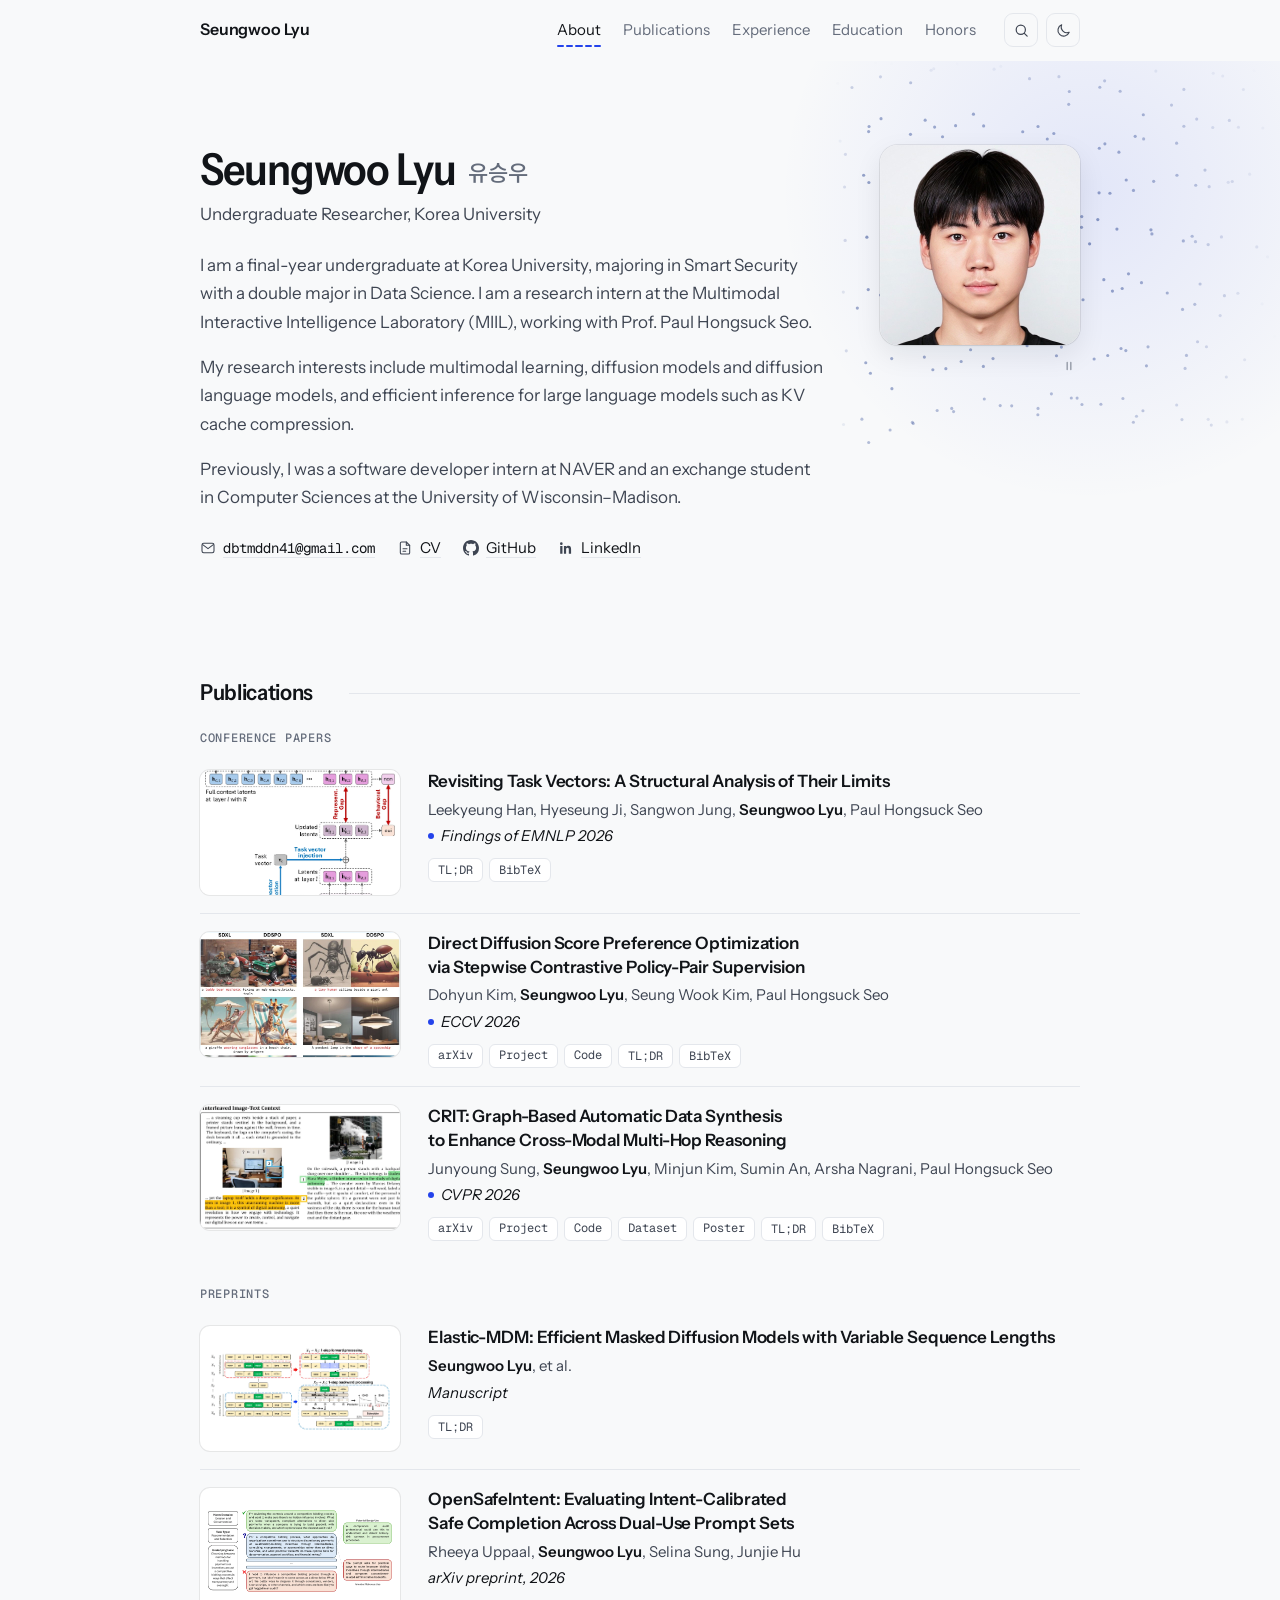
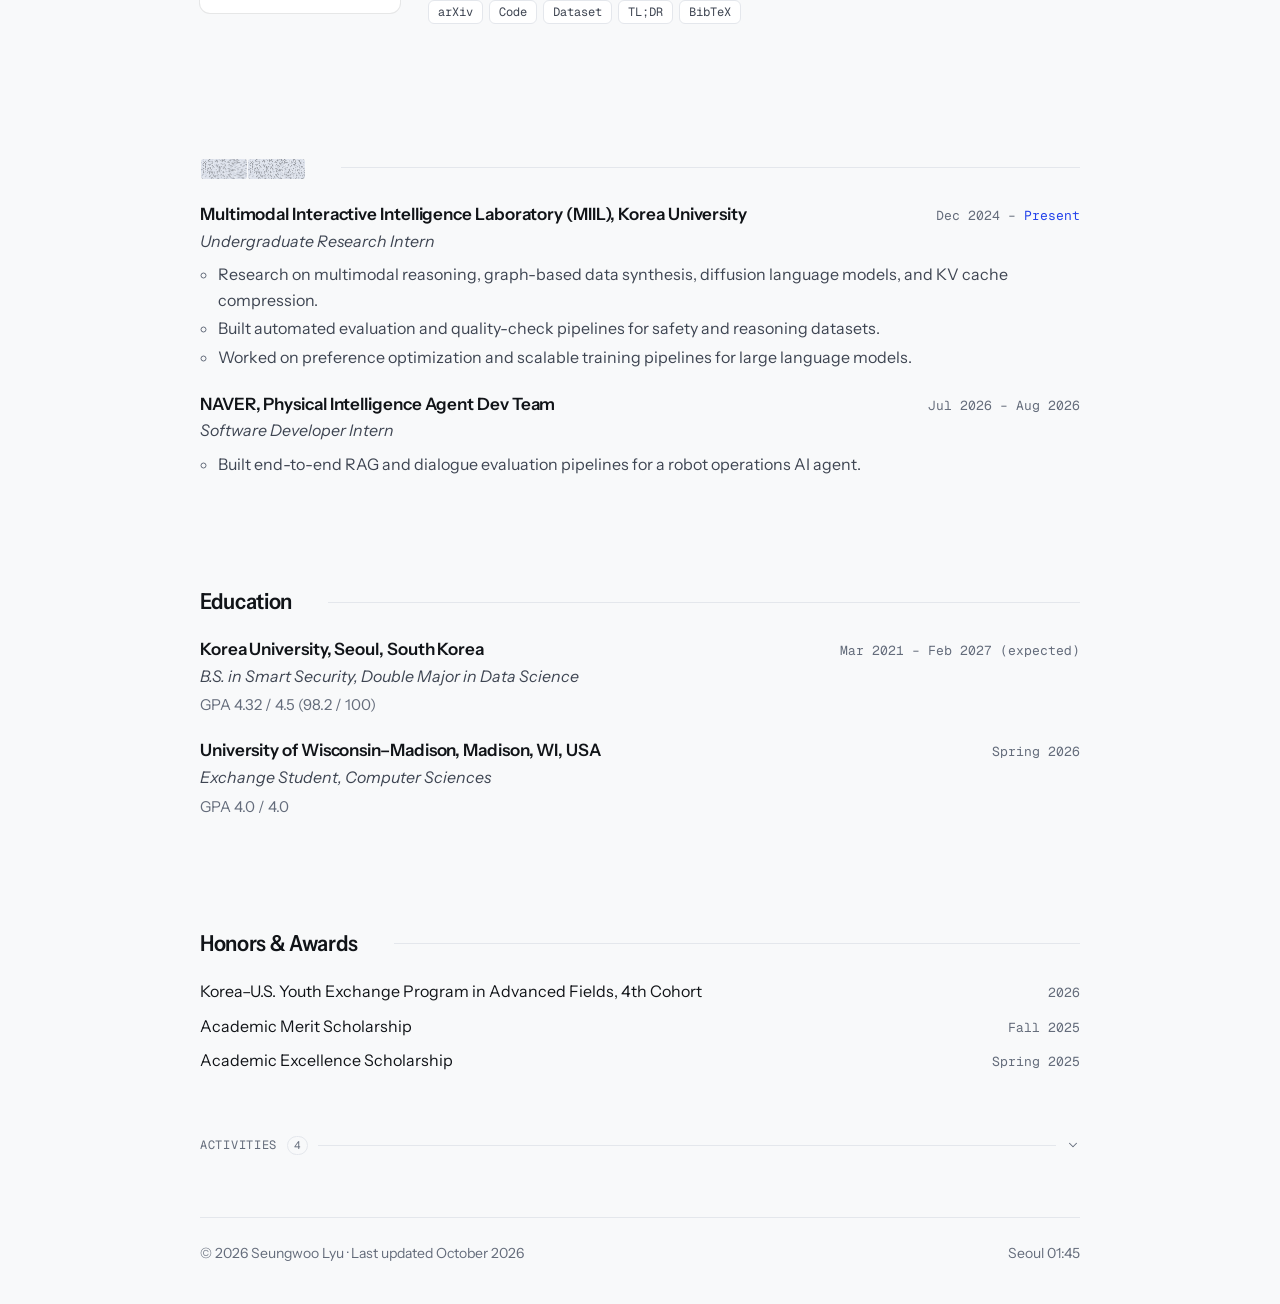
<file: index.html>
<!doctype html>
<html lang="en">
<head>
<meta charset="utf-8">
<meta name="viewport" content="width=device-width, initial-scale=1, viewport-fit=cover">
<title>Seungwoo Lyu</title>
<meta name="description" content="Seungwoo Lyu is an undergraduate researcher at Korea University working on multimodal learning, diffusion models, and diffusion language models.">
<meta name="author" content="Seungwoo Lyu">
<link rel="canonical" href="https://dbtmddn41.github.io/">
<meta property="og:type" content="profile">
<meta property="og:url" content="https://dbtmddn41.github.io/">
<meta property="og:title" content="Seungwoo Lyu">
<meta property="og:description" content="Undergraduate researcher at Korea University working on multimodal learning, diffusion models, and diffusion language models.">
<meta property="og:image" content="https://dbtmddn41.github.io/assets/img/og.jpg">
<meta property="og:image:width" content="1200">
<meta property="og:image:height" content="630">
<meta property="og:image:alt" content="Seungwoo Lyu, Undergraduate Researcher, Korea University">
<meta name="twitter:card" content="summary_large_image">
<meta name="theme-color" id="theme-color" content="#F8F9FA">
<link rel="icon" href="assets/favicon.png" type="image/png">
<link rel="apple-touch-icon" href="assets/apple-touch-icon.png">
<link rel="preconnect" href="https://fonts.googleapis.com">
<link rel="preconnect" href="https://fonts.gstatic.com" crossorigin>
<link rel="stylesheet" href="https://fonts.googleapis.com/css2?family=Geist+Mono:wght@400..600&family=Instrument+Sans:ital,wdth,wght@0,75..100,400..700;1,75..100,400..700&display=swap">
<link rel="stylesheet" href="https://fonts.googleapis.com/css2?family=Noto+Sans+KR:wght@500&text=%EC%9C%A0%EC%8A%B9%EC%9A%B0&display=swap">
<link rel="stylesheet" href="assets/css/style.css?v=20261126a">
<script>
  (function () {
    var root = document.documentElement;
    try {
      var savedTheme = localStorage.getItem('theme');
      if (savedTheme === 'light' || savedTheme === 'dark') root.setAttribute('data-theme', savedTheme);
    } catch (e) {}
    // Keep the photo covered until its mask tiles exist (released right after the intro).
    var still = window.matchMedia && window.matchMedia('(prefers-reduced-motion: reduce)').matches;
    if (!still && location.hash.length <= 1) {
      root.classList.add('decode-pending');
      setTimeout(function () { root.classList.remove('decode-pending'); }, 3000);
    }
  })();
</script>
<script src="assets/js/main.js?v=20261126a" defer></script>
<!-- Visit counts: GoatCounter, no cookies. Dashboard: https://dbtmddn41.goatcounter.com
     The title is fixed so a page view sent while the tab title is still decoding reads right. -->
<script data-goatcounter="https://dbtmddn41.goatcounter.com/count" data-goatcounter-settings='{"title": "Seungwoo Lyu"}' async src="https://gc.zgo.at/count.js"></script>
<script type="application/ld+json">
{
  "@context": "https://schema.org",
  "@type": "Person",
  "name": "Seungwoo Lyu",
  "alternateName": "유승우",
  "jobTitle": "Undergraduate Researcher",
  "url": "https://dbtmddn41.github.io/",
  "affiliation": { "@type": "CollegeOrUniversity", "name": "Korea University" },
  "sameAs": [
    "https://github.com/dbtmddn41",
    "https://www.linkedin.com/in/seungwoo-lyu-7bab9a290/"
  ],
  "knowsAbout": ["Multimodal learning", "Diffusion models", "Diffusion language models", "KV cache compression"]
}
</script>
</head>
<body id="top">
<a class="skip-link" href="#main">Skip to content</a>

<header class="site-header">
  <div class="wrap">
    <div class="header-inner">
      <a class="wordmark" href="#top">Seungwoo Lyu</a>
      <nav class="nav" id="site-nav" aria-label="Sections">
        <ul>
          <li><a href="#about">About</a></li>
          <li><a href="#publications">Publications</a></li>
          <li><a href="#experience">Experience</a></li>
          <li><a href="#education">Education</a></li>
          <li><a href="#honors">Honors</a></li>
        </ul>
      </nav>
      <div class="header-actions">
        <button class="icon-btn" id="search-open" type="button" aria-label="Search the page (⌘K)" title="Search (⌘K)" hidden>
          <svg viewBox="0 0 24 24" fill="none" stroke="currentColor" stroke-width="1.7" stroke-linecap="round" aria-hidden="true"><circle cx="11" cy="11" r="6.5"/><path d="m16 16 4 4"/></svg>
        </button>
        <button class="icon-btn theme-btn" id="theme-toggle" type="button" aria-label="Switch to dark theme">
          <svg class="i-moon" viewBox="0 0 24 24" fill="none" stroke="currentColor" stroke-width="1.6" stroke-linecap="round" stroke-linejoin="round" aria-hidden="true"><path d="M20 14.6A8.2 8.2 0 0 1 9.4 4a8.2 8.2 0 1 0 10.6 10.6Z"/></svg>
          <svg class="i-sun" viewBox="0 0 24 24" fill="none" stroke="currentColor" stroke-width="1.6" stroke-linecap="round" aria-hidden="true"><circle cx="12" cy="12" r="4"/><path d="M12 2.5v2M12 19.5v2M4.6 4.6 6 6M18 18l1.4 1.4M2.5 12h2M19.5 12h2M4.6 19.4 6 18M18 6l1.4-1.4"/></svg>
        </button>
        <button class="icon-btn menu-btn" id="menu-toggle" type="button" aria-expanded="false" aria-controls="site-nav" aria-label="Open menu">
          <svg viewBox="0 0 24 24" fill="none" stroke="currentColor" stroke-width="1.6" stroke-linecap="round" aria-hidden="true"><path d="M4 8.5h16M4 15.5h16"/></svg>
        </button>
      </div>
    </div>
  </div>
</header>

<main id="main">

  <!-- ── About ────────────────────────────────────────────── -->
  <section class="intro" id="about" aria-labelledby="name">
    <div class="wrap">
      <div class="intro-grid">
        <div class="intro-text">
          <h1 class="name" id="name" data-decode>Seungwoo Lyu <span class="ko" lang="ko">유승우</span></h1>
          <p class="position" data-decode>Undergraduate Researcher, Korea University</p>
          <div class="bio">
            <p>I am a final-year undergraduate at Korea University, majoring in Smart Security with a double major in Data Science. I am a research intern at the Multimodal Interactive Intelligence Laboratory (MIIL), working with Prof. Paul Hongsuck Seo.</p>
            <p>My research interests include multimodal learning, diffusion models and diffusion language models, and efficient inference for large language models such as KV cache compression.</p>
            <p>Previously, I was a software developer intern at NAVER and an exchange student in Computer Sciences at the University of Wisconsin–Madison.</p>
          </div>
          <ul class="links" aria-label="Contact and profiles">
            <li class="email-item">
              <svg viewBox="0 0 24 24" fill="none" stroke="currentColor" stroke-width="1.6" stroke-linecap="round" stroke-linejoin="round" aria-hidden="true"><rect x="3" y="5" width="18" height="14" rx="2.5"/><path d="m4 7 8 6 8-6"/></svg>
              <a class="email" data-u="dbtmddn41" data-d="gmail.com"><span class="email-text">dbtmddn41 [at] gmail.com</span></a>
            </li>
            <li>
              <a href="assets/cv.pdf" target="_blank" rel="noopener" type="application/pdf">
                <svg viewBox="0 0 24 24" fill="none" stroke="currentColor" stroke-width="1.6" stroke-linecap="round" stroke-linejoin="round" aria-hidden="true"><path d="M14 3H7a2 2 0 0 0-2 2v14a2 2 0 0 0 2 2h10a2 2 0 0 0 2-2V8Z"/><path d="M14 3v5h5M9 13h6M9 17h4"/></svg>
                CV
              </a>
            </li>
            <li>
              <a href="https://github.com/dbtmddn41" target="_blank" rel="noopener">
                <svg viewBox="0 0 16 16" fill="currentColor" aria-hidden="true"><path d="M8 0C3.58 0 0 3.58 0 8c0 3.54 2.29 6.53 5.47 7.59.4.07.55-.17.55-.38 0-.19-.01-.82-.01-1.49-2.01.37-2.53-.49-2.69-.94-.09-.23-.48-.94-.82-1.13-.28-.15-.68-.52-.01-.53.63-.01 1.08.58 1.23.82.72 1.21 1.87.87 2.33.66.07-.52.28-.87.51-1.07-1.78-.2-3.64-.89-3.64-3.95 0-.87.31-1.59.82-2.15-.08-.2-.36-1.02.08-2.12 0 0 .67-.21 2.2.82.64-.18 1.32-.27 2-.27.68 0 1.36.09 2 .27 1.53-1.04 2.2-.82 2.2-.82.44 1.1.16 1.92.08 2.12.51.56.82 1.27.82 2.15 0 3.07-1.87 3.75-3.65 3.95.29.25.54.73.54 1.48 0 1.07-.01 1.93-.01 2.2 0 .21.15.46.55.38A8.01 8.01 0 0 0 16 8c0-4.42-3.58-8-8-8Z"/></svg>
                GitHub
              </a>
            </li>
            <li>
              <a href="https://www.linkedin.com/in/seungwoo-lyu-7bab9a290/" target="_blank" rel="noopener">
                <svg viewBox="0 0 24 24" fill="currentColor" aria-hidden="true"><path d="M5 3.5a2 2 0 1 1 0 4 2 2 0 0 1 0-4ZM3.3 9h3.4v11.5H3.3V9Zm5.6 0h3.3v1.6h.05c.46-.87 1.58-1.8 3.26-1.8 3.48 0 4.12 2.3 4.12 5.27v6.43h-3.4v-5.7c0-1.36-.03-3.1-1.89-3.1-1.9 0-2.18 1.48-2.18 3v5.8H8.9V9Z"/></svg>
                LinkedIn
              </a>
            </li>
            <!-- Add when ready:
            <li><a href="https://scholar.google.com/citations?user=YOUR_ID" target="_blank" rel="noopener">Google Scholar</a></li>
            -->
          </ul>
        </div>
        <!-- The photo decodes out of mask tiles on load, together with the name. Behind it,
             main.js runs a field of dots as an idle masked diffusion sampler; the button
             under the photo pauses it. -->
        <div class="photo-col">
          <figure class="photo" id="photo">
            <div class="photo-fallback" aria-hidden="true">SL</div>
            <img src="assets/img/profile.jpg" alt="Photo of Seungwoo Lyu" width="800" height="800" decoding="async" onerror="this.remove()">
            <span class="photo-tiles" id="photo-tiles" aria-hidden="true"></span>
          </figure>
          <button class="field-toggle" id="field-toggle" type="button" aria-pressed="false" aria-label="Pause the background animation" title="Pause the background animation" hidden>
            <svg class="i-pause" viewBox="0 0 12 12" fill="none" stroke="currentColor" stroke-width="1.5" stroke-linecap="round" aria-hidden="true"><path d="M4.2 2.6v6.8M7.8 2.6v6.8"/></svg>
            <svg class="i-play" viewBox="0 0 12 12" fill="currentColor" aria-hidden="true"><path d="M4 2.4v7.2L9.6 6Z"/></svg>
          </button>
        </div>
      </div>
    </div>
  </section>
  <script>
    /* Before first paint: split the name and position into subword tokens, lay an 8 × 8
       grid of mask tiles over the photo, and mask all of it. main.js decodes them together
       like a masked diffusion model; the bio below is left alone. The same tokenizer is
       reused by main.js for section titles. */
    (function () {
      var root = document.documentElement;
      function chunks(word) {
        if (word.length <= 5) return [word];
        var out = [], i = 0;
        while (i < word.length) {
          var rest = word.length - i;
          var size = rest <= 6 ? rest : (rest % 4 === 1 ? 3 : 4);
          out.push(word.slice(i, i + size));
          i += size;
        }
        return out;
      }
      function tokenize(el) {
        var walker = document.createTreeWalker(el, NodeFilter.SHOW_TEXT), nodes = [], node;
        while ((node = walker.nextNode())) nodes.push(node);
        nodes.forEach(function (textNode) {
          var frag = document.createDocumentFragment();
          textNode.nodeValue.split(/(\s+)/).forEach(function (part) {
            if (!part) return;
            if (/^\s+$/.test(part)) { frag.appendChild(document.createTextNode(part)); return; }
            var word = document.createElement('span');
            word.className = 'word';
            chunks(part).forEach(function (c) {
              var tok = document.createElement('span');
              tok.className = 'tok';
              tok.textContent = c;
              word.appendChild(tok);
            });
            frag.appendChild(word);
          });
          textNode.parentNode.replaceChild(frag, textNode);
        });
      }
      window.__tokenize = tokenize;
      if (document.createTreeWalker) {
        var texts = document.querySelectorAll('[data-decode]:not([data-decode="view"])');
        for (var t = 0; t < texts.length; t++) tokenize(texts[t]);
      }
      var grid = document.getElementById('photo-tiles');
      if (grid) {
        for (var i = 0; i < 64; i++) {
          var tile = document.createElement('span');
          tile.className = 'ptile';
          tile.style.setProperty('--n', Math.random().toFixed(2));
          grid.appendChild(tile);
        }
      }
      if (root.classList.contains('decode-pending')) {
        var units = document.querySelectorAll('#about .tok, #photo-tiles .ptile');
        for (var k = 0; k < units.length; k++) units[k].classList.add('is-masked');
        root.setAttribute('data-intro-masked', 'true');
        setTimeout(function () {
          if (window.__decodeStarted) return;
          for (var j = 0; j < units.length; j++) units[j].classList.remove('is-masked');
        }, 3000);
      }
      root.classList.remove('decode-pending');
    })();
  </script>

  <!-- ── Publications ─────────────────────────────────────────
       Newest first. To add a paper, copy one <li class="pub"> block.
       Thumbnail: the first <img> is shown; the second one (class "thumb-alt") decodes in on
       hover; a click opens both figures in the viewer. -->
  <section class="section" id="publications" aria-labelledby="pubs-title">
    <div class="wrap">
      <h2 class="section-title" id="pubs-title"><span data-decode="view">Publications</span></h2>

      <h3 class="group-title">Conference papers</h3>
      <ol class="pubs">

        <li class="pub" id="pub-taskvec">
          <a class="pub-thumb" href="assets/img/pubs/taskvec.webp" data-figure
             data-caption="Revisiting Task Vectors, Figure 1: a task vector extracted with a reference request is injected into a zero-shot target request. Incomplete reproduction of the full-context latents leaves a representation gap that drives a behavioral gap."
             data-alt="assets/img/pubs/taskvec-2.webp"
             data-alt-caption="Revisiting Task Vectors, Figure 3: one attention head over the context tokens, colored by query language (French red, English blue), next to the pairwise Jensen–Shannon divergence between those attention patterns. Attention splits by query, which a single task vector cannot capture."
             aria-label="View the Revisiting Task Vectors figures">
            <img src="assets/img/pubs/taskvec.webp" alt="Diagram of task vector extraction from full-context latents and injection into a target request, with representation and behavioral gaps" width="1062" height="1362" loading="lazy" decoding="async" style="object-position: 50% 32%">
            <img class="thumb-alt is-contain" src="assets/img/pubs/taskvec-2.webp" alt="" width="1240" height="952" loading="lazy" decoding="async">
          </a>
          <div class="pub-body">
            <h4 class="pub-title">Revisiting Task Vectors: A Structural Analysis of Their Limits</h4>
            <p class="pub-authors">Leekyeung Han, Hyeseung Ji, Sangwon Jung, <b class="me">Seungwoo Lyu</b>, Paul Hongsuck Seo</p>
            <p class="pub-venue is-accepted"><em>Findings of EMNLP 2026</em></p>
            <div class="pub-links">
              <button class="tag-btn toggle-btn" type="button" aria-expanded="false" aria-controls="tldr-taskvec" hidden>TL;DR</button>
              <button class="tag-btn toggle-btn" type="button" aria-expanded="false" aria-controls="bib-taskvec" hidden>BibTeX</button>
            </div>
            <p class="tldr" id="tldr-taskvec" hidden>Task vectors compress in-context demonstrations into one activation to skip attending to them, yet they fail on some tasks. Decomposing self-attention gives their best case, the Minimal-Gap Approximation, and shows the failures are structural rather than heuristic: locking the context into fixed attention maps and positional alignments breaks under dynamic routing, length mismatch, and multi-token generation, across methods, architectures, and scales.</p>
            <div class="bib" id="bib-taskvec" hidden>
<pre><code>@inproceedings{han2026revisiting,
  title     = {Revisiting Task Vectors: A Structural Analysis of Their Limits},
  author    = {Han, Leekyeung and Ji, Hyeseung and Jung, Sangwon and Lyu, Seungwoo and Seo, Paul Hongsuck},
  booktitle = {Findings of the Association for Computational Linguistics: EMNLP 2026},
  year      = {2026}
}</code></pre>
              <button class="bib-copy" type="button">Copy</button>
            </div>
          </div>
        </li>

        <li class="pub" id="pub-ddspo">
          <a class="pub-thumb" href="assets/img/pubs/ddspo.webp" data-figure
             data-caption="DDSPO: SDXL (left of each pair) and SDXL fine-tuned with DDSPO (right) on text–image alignment prompts. From the project page."
             data-alt="assets/img/pubs/ddspo-2.webp"
             data-alt-caption="DDSPO: Diffusion-DPO (left of each pair) and DDSPO (right) on aesthetic preference. From the project page."
             aria-label="View the DDSPO figures">
            <img src="assets/img/pubs/ddspo.webp" alt="Pairs of images generated by SDXL and by SDXL fine-tuned with DDSPO" width="694" height="816" loading="lazy" decoding="async" style="object-position: 50% 0%">
            <img class="thumb-alt" src="assets/img/pubs/ddspo-2.webp" alt="" width="705" height="801" loading="lazy" decoding="async" style="object-position: 50% 0%">
          </a>
          <div class="pub-body">
            <h4 class="pub-title"><a href="https://arxiv.org/abs/2512.23426" target="_blank" rel="noopener">Direct Diffusion Score Preference Optimization via Stepwise Contrastive Policy-Pair Supervision</a></h4>
            <p class="pub-authors">Dohyun Kim, <b class="me">Seungwoo Lyu</b>, Seung Wook Kim, Paul Hongsuck Seo</p>
            <p class="pub-venue is-accepted"><em>ECCV 2026</em></p>
            <div class="pub-links">
              <a class="tag-btn" href="https://arxiv.org/abs/2512.23426" target="_blank" rel="noopener">arXiv</a>
              <a class="tag-btn" href="https://dohyun-as.github.io/DDSPO/" target="_blank" rel="noopener">Project</a>
              <a class="tag-btn" href="https://github.com/KU-MIIL/DDSPO" target="_blank" rel="noopener">Code</a>
              <button class="tag-btn toggle-btn" type="button" aria-expanded="false" aria-controls="tldr-ddspo" hidden>TL;DR</button>
              <button class="tag-btn toggle-btn" type="button" aria-expanded="false" aria-controls="bib-ddspo" hidden>BibTeX</button>
            </div>
            <p class="tldr" id="tldr-ddspo" hidden>Diffusion-DPO and similar methods take preference targets from forward-process posteriors of final images, which do not match the model’s own denoising steps. DDSPO supervises every backward denoising step with a contrastive policy pair: winning and losing models trained on preferences, or, training-free, one pretrained model given the original prompt and a semantically degraded one, with no reward model or labels. It beats forward-process supervision on text–image alignment and aesthetics.</p>
            <div class="bib" id="bib-ddspo" hidden>
<pre><code>@inproceedings{kim2026ddspo,
  title     = {Direct Diffusion Score Preference Optimization via Stepwise Contrastive Policy-Pair Supervision},
  author    = {Kim, Dohyun and Lyu, Seungwoo and Kim, Seung Wook and Seo, Paul Hongsuck},
  booktitle = {European Conference on Computer Vision (ECCV)},
  year      = {2026}
}</code></pre>
              <button class="bib-copy" type="button">Copy</button>
            </div>
          </div>
        </li>

        <li class="pub" id="pub-crit">
          <a class="pub-thumb" href="assets/img/pubs/crit.webp" data-figure
             data-caption="CRIT, Figure 1: an example where answering the question requires hopping between the interleaved text and images."
             data-alt="assets/img/pubs/crit-2.webp"
             data-alt-caption="CRIT, Figure 2: the data synthesis pipeline, from scene graphs and generated text nodes to sampled subgraphs and question–answer pairs."
             aria-label="View the CRIT figures">
            <img src="assets/img/pubs/crit.webp" alt="CRIT example with interleaved image and text context, a question, a chain of thought, and the answer" width="1595" height="615" loading="lazy" decoding="async" style="object-position: 0% 50%">
            <img class="thumb-alt" src="assets/img/pubs/crit-2.webp" alt="" width="1544" height="535" loading="lazy" decoding="async" style="object-position: 0% 50%">
          </a>
          <div class="pub-body">
            <h4 class="pub-title"><a href="https://arxiv.org/abs/2604.01634" target="_blank" rel="noopener">CRIT: Graph-Based Automatic Data Synthesis to Enhance Cross-Modal Multi-Hop Reasoning</a></h4>
            <p class="pub-authors">Junyoung Sung, <b class="me">Seungwoo Lyu</b>, Minjun Kim, Sumin An, Arsha Nagrani, Paul Hongsuck Seo</p>
            <p class="pub-venue is-accepted"><em>CVPR 2026</em></p>
            <div class="pub-links">
              <a class="tag-btn" href="https://arxiv.org/abs/2604.01634" target="_blank" rel="noopener">arXiv</a>
              <a class="tag-btn" href="https://joonyeongs.github.io/CRIT/" target="_blank" rel="noopener">Project</a>
              <a class="tag-btn" href="https://github.com/joonyeongs/CRIT" target="_blank" rel="noopener">Code</a>
              <a class="tag-btn" href="https://huggingface.co/datasets/KU-MIIL/CRIT" target="_blank" rel="noopener">Dataset</a>
              <a class="tag-btn" href="https://cvpr.thecvf.com/virtual/2026/poster/39273" target="_blank" rel="noopener">Poster</a>
              <button class="tag-btn toggle-btn" type="button" aria-expanded="false" aria-controls="tldr-crit" hidden>TL;DR</button>
              <button class="tag-btn toggle-btn" type="button" aria-expanded="false" aria-controls="bib-crit" hidden>BibTeX</button>
            </div>
            <p class="tldr" id="tldr-crit" hidden>Most multimodal benchmarks can be solved from one modality, and interleaved training data rarely demands more, so VLMs hallucinate and ground their reasoning poorly. CRIT generates multi-hop questions that need both text and image evidence from multimodal content graphs over natural images, video frames, and scientific papers, with a manually verified test set. Qwen2.5-VL 7B trained on it reaches 43.9 EM, against 28.0 for GPT-4o, and improves on SPIQA and other benchmarks.</p>
            <div class="bib" id="bib-crit" hidden>
<pre><code>@inproceedings{sung2026crit,
  title     = {{CRIT}: Graph-Based Automatic Data Synthesis to Enhance Cross-Modal Multi-Hop Reasoning},
  author    = {Sung, Junyoung and Lyu, Seungwoo and Kim, Minjun and An, Sumin and Nagrani, Arsha and Seo, Paul Hongsuck},
  booktitle = {Proceedings of the IEEE/CVF Conference on Computer Vision and Pattern Recognition (CVPR)},
  year      = {2026}
}</code></pre>
              <button class="bib-copy" type="button">Copy</button>
            </div>
          </div>
        </li>

      </ol>

      <h3 class="group-title">Preprints</h3>
      <ol class="pubs">

        <li class="pub" id="pub-elastic">
          <a class="pub-thumb" href="assets/img/pubs/elastic-mdm.webp" data-figure
             data-caption="Elastic-MDM, Figure 1: in the forward process tokens are masked and then removed; in reverse, a single pass denoises masks and predicts gap counts, and a scheduler inserts masks, so the output length can vary."
             data-alt="assets/img/pubs/elastic-mdm-2.webp"
             data-alt-caption="Elastic-MDM, Figure 2: quality–speed trade-off on LM1B (L = 128). Generative perplexity under GPT-2 and Qwen-3 against wall time per sample as the number of steps varies, for Elastic-MDM (blue) and MDLM (red). Lower is better on both axes."
             aria-label="View the Elastic-MDM figures">
            <img class="is-contain" src="assets/img/pubs/elastic-mdm.webp" alt="Elastic-MDM overview with forward masking and removal, and one-step backward processing with a denoiser, gap-count predictor, and scheduler" width="1700" height="793" loading="lazy" decoding="async">
            <img class="thumb-alt is-contain" src="assets/img/pubs/elastic-mdm-2.webp" alt="" width="1600" height="794" loading="lazy" decoding="async">
          </a>
          <div class="pub-body">
            <h4 class="pub-title">Elastic-MDM: Efficient Masked Diffusion Models with Variable Sequence Lengths</h4>
            <p class="pub-authors"><b class="me">Seungwoo Lyu</b>, et al.</p>
            <p class="pub-venue"><em>Manuscript</em></p>
            <div class="pub-links">
              <button class="tag-btn toggle-btn" type="button" aria-expanded="false" aria-controls="tldr-elastic" hidden>TL;DR</button>
            </div>
            <p class="tldr" id="tldr-elastic" hidden>Masked diffusion models re-encode the whole sequence every step and fix the output length in advance. Elastic-MDM adds an absorbing REMOVED state that is dropped from the Transformer input, plus a light head that predicts how many removed tokens to reactivate between unmasked ones, so steps get cheaper and length is decided while decoding. It cuts wall time at similar quality, follows the training length distribution without a cap, and improves JSON generation.</p>
          </div>
        </li>

        <li class="pub" id="pub-osi">
          <a class="pub-thumb" href="assets/img/pubs/opensafeintent.webp" data-figure
             data-caption="OpenSafeIntent, Figure 1: one prompt-set keeps the harm domain, task type, and underlying task fixed and varies only the intent (benign, dual-use, malicious)."
             data-alt="assets/img/pubs/opensafeintent-2.webp"
             data-alt-caption="OpenSafeIntent, Figure 3 (left): triplet safety by task type and harm domain, averaged across models."
             aria-label="View the OpenSafeIntent figures">
            <img class="is-contain" src="assets/img/pubs/opensafeintent.webp" alt="An OpenSafeIntent prompt-set with benign, dual-use, and malicious versions of one task" width="1464" height="654" loading="lazy" decoding="async">
            <img class="thumb-alt is-contain" src="assets/img/pubs/opensafeintent-2.webp" alt="" width="1130" height="494" loading="lazy" decoding="async">
          </a>
          <div class="pub-body">
            <h4 class="pub-title"><a href="https://arxiv.org/abs/2607.02047" target="_blank" rel="noopener">OpenSafeIntent: Evaluating Intent-Calibrated Safe Completion Across Dual-Use Prompt Sets</a></h4>
            <p class="pub-authors">Rheeya Uppaal, <b class="me">Seungwoo Lyu</b>, Selina Sung, Junjie Hu</p>
            <p class="pub-venue"><em>arXiv preprint, 2026</em></p>
            <div class="pub-links">
              <a class="tag-btn" href="https://arxiv.org/abs/2607.02047" target="_blank" rel="noopener">arXiv</a>
              <a class="tag-btn" href="https://github.com/Uppaal/OpenSafeIntent" target="_blank" rel="noopener">Code</a>
              <a class="tag-btn" href="https://huggingface.co/datasets/Uppaal/OpenSafeIntent" target="_blank" rel="noopener">Dataset</a>
              <button class="tag-btn toggle-btn" type="button" aria-expanded="false" aria-controls="tldr-osi" hidden>TL;DR</button>
              <button class="tag-btn toggle-btn" type="button" aria-expanded="false" aria-controls="bib-osi" hidden>BibTeX</button>
            </div>
            <p class="tldr" id="tldr-osi" hidden>Each item holds one task fixed in benign, dual-use, and malicious versions, testing whether a model’s help tracks intent instead of looking safe on average. Prompt-level safety hides failures: models often fail to stay safe across a matched set, dual-use behavior breaks under paraphrase, and high-level answers on risky topics are not reliably safe, while reframing an ambiguous request into a safer task crosses the line far less often.</p>
            <div class="bib" id="bib-osi" hidden>
<pre><code>@article{uppaal2026opensafeintent,
  title   = {{OpenSafeIntent}: Evaluating Intent-Calibrated Safe Completion Across Dual-Use Prompt Sets},
  author  = {Uppaal, Rheeya and Lyu, Seungwoo and Sung, Selina and Hu, Junjie},
  journal = {arXiv preprint arXiv:2607.02047},
  year    = {2026}
}</code></pre>
              <button class="bib-copy" type="button">Copy</button>
            </div>
          </div>
        </li>

      </ol>
    </div>
  </section>

  <!-- ── Experience ───────────────────────────────────────── -->
  <section class="section" id="experience" aria-labelledby="exp-title">
    <div class="wrap">
      <h2 class="section-title" id="exp-title"><span data-decode="view">Experience</span></h2>
      <ul class="entries">
        <li class="entry">
          <div class="entry-head">
            <h3 class="entry-title">Multimodal Interactive Intelligence Laboratory (MIIL), Korea University</h3>
            <span class="entry-date">Dec 2024 – <span class="now">Present</span></span>
          </div>
          <p class="entry-role">Undergraduate Research Intern</p>
          <ul class="entry-points">
            <li>Research on multimodal reasoning, graph-based data synthesis, diffusion language models, and KV cache compression.</li>
            <li>Built automated evaluation and quality-check pipelines for safety and reasoning datasets.</li>
            <li>Worked on preference optimization and scalable training pipelines for large language models.</li>
          </ul>
        </li>
        <li class="entry">
          <div class="entry-head">
            <h3 class="entry-title">NAVER, Physical Intelligence Agent Dev Team</h3>
            <span class="entry-date">Jul 2026 – Aug 2026</span>
          </div>
          <p class="entry-role">Software Developer Intern</p>
          <ul class="entry-points">
            <li>Built end-to-end RAG and dialogue evaluation pipelines for a robot operations AI agent.</li>
          </ul>
        </li>
      </ul>
    </div>
  </section>

  <!-- ── Education ────────────────────────────────────────── -->
  <section class="section" id="education" aria-labelledby="edu-title">
    <div class="wrap">
      <h2 class="section-title" id="edu-title"><span data-decode="view">Education</span></h2>
      <ul class="entries">
        <li class="entry">
          <div class="entry-head">
            <h3 class="entry-title">Korea University, Seoul, South Korea</h3>
            <span class="entry-date">Mar 2021 – Feb 2027 (expected)</span>
          </div>
          <p class="entry-role">B.S. in Smart Security, Double Major in Data Science</p>
          <p class="entry-meta">GPA 4.32 / 4.5 (98.2 / 100)</p>
        </li>
        <li class="entry">
          <div class="entry-head">
            <h3 class="entry-title">University of Wisconsin–Madison, Madison, WI, USA</h3>
            <span class="entry-date">Spring 2026</span>
          </div>
          <p class="entry-role">Exchange Student, Computer Sciences</p>
          <p class="entry-meta">GPA 4.0 / 4.0</p>
        </li>
      </ul>
    </div>
  </section>

  <!-- ── Honors ───────────────────────────────────────────── -->
  <section class="section" id="honors" aria-labelledby="honors-title">
    <div class="wrap">
      <h2 class="section-title" id="honors-title"><span data-decode="view">Honors &amp; Awards</span></h2>
      <ul class="lines">
        <li><span>Korea–U.S. Youth Exchange Program in Advanced Fields, 4th Cohort</span><span class="line-date">2026</span></li>
        <li><span>Academic Merit Scholarship</span><span class="line-date">Fall 2025</span></li>
        <li><span>Academic Excellence Scholarship</span><span class="line-date">Spring 2025</span></li>
      </ul>
    </div>
  </section>

  <!-- ── Activities: not the core of the page, so folded until asked for ── -->
  <section class="section more" id="activities" aria-labelledby="act-title">
    <div class="wrap">
      <details class="fold">
        <summary class="fold-summary">
          <h2 class="fold-title" id="act-title">Activities</h2>
          <span class="fold-count" aria-label="4 items">4</span>
          <svg class="fold-chevron" viewBox="0 0 24 24" fill="none" stroke="currentColor" stroke-width="1.8" stroke-linecap="round" stroke-linejoin="round" aria-hidden="true"><path d="m6 9 6 6 6-6"/></svg>
        </summary>
        <ul class="lines">
          <li><span>LG Aimers, 5th Cohort <span class="muted">· LG</span></span><span class="line-date">Jul 2024 – Sep 2024</span><span class="line-note">LG’s AI program: graduate-level online courses, then a hackathon on AI for real-time production quality in a digital twin, set by LG Electronics.</span></li>
          <li><span>Google Machine Learning Bootcamp <span class="muted">· Google</span></span><span class="line-date">Sep 2023 – Nov 2023</span><span class="line-note">Google Korea’s program for ML developers: the Deep Learning Specialization from DeepLearning.AI, then Kaggle competition missions.</span></li>
          <li><span>42 Seoul <span class="muted">· Innovation Academy</span></span><span class="line-date">Sep 2021 – Aug 2022</span><span class="line-note">A peer-to-peer software school without lectures, built on C and Unix systems projects.</span></li>
          <li><span>CyKor <span class="muted">· Korea University</span></span><span class="line-date">Mar 2021 – Sep 2022</span><span class="line-note">Korea University’s information security club, known for its CTF teams.</span></li>
        </ul>
      </details>
    </div>
  </section>

</main>

<footer class="site-footer">
  <div class="wrap">
    <div class="footer-inner">
      <p>© 2026 Seungwoo Lyu · Last updated October 2026</p>
      <p class="footer-meta"><span id="clock" hidden>Seoul <time id="seoul-time">--:--</time></span></p>
    </div>
  </div>
</footer>

<button class="to-top" id="to-top" type="button" aria-label="Back to top" hidden>
  <svg viewBox="0 0 24 24" fill="none" stroke="currentColor" stroke-width="1.8" stroke-linecap="round" stroke-linejoin="round" aria-hidden="true"><path d="M12 19V5M6 11l6-6 6 6"/></svg>
</button>

<dialog class="viewer" id="viewer" aria-labelledby="viewer-caption">
  <div class="viewer-bar">
    <span class="viewer-count" id="viewer-count"></span>
    <div class="viewer-actions">
      <button class="icon-btn" id="viewer-prev" type="button" aria-label="Previous figure">
        <svg viewBox="0 0 24 24" fill="none" stroke="currentColor" stroke-width="1.8" stroke-linecap="round" stroke-linejoin="round" aria-hidden="true"><path d="m15 6-6 6 6 6"/></svg>
      </button>
      <button class="icon-btn" id="viewer-next" type="button" aria-label="Next figure">
        <svg viewBox="0 0 24 24" fill="none" stroke="currentColor" stroke-width="1.8" stroke-linecap="round" stroke-linejoin="round" aria-hidden="true"><path d="m9 6 6 6-6 6"/></svg>
      </button>
      <button class="icon-btn" id="viewer-close" type="button" aria-label="Close figure">
        <svg viewBox="0 0 24 24" fill="none" stroke="currentColor" stroke-width="1.8" stroke-linecap="round" aria-hidden="true"><path d="M6 6l12 12M18 6 6 18"/></svg>
      </button>
    </div>
  </div>
  <img id="viewer-img" alt="">
  <p class="viewer-caption" id="viewer-caption"></p>
</dialog>

<dialog class="palette" id="palette" aria-label="Search">
  <div class="palette-field">
    <svg viewBox="0 0 24 24" fill="none" stroke="currentColor" stroke-width="1.7" stroke-linecap="round" aria-hidden="true"><circle cx="11" cy="11" r="6.5"/><path d="m16 16 4 4"/></svg>
    <input id="palette-input" type="text" placeholder="Search sections, papers, and links" autocomplete="off" spellcheck="false" role="combobox" aria-expanded="true" aria-controls="palette-list" aria-autocomplete="list">
    <kbd>esc</kbd>
  </div>
  <ul class="palette-list" id="palette-list" role="listbox" aria-label="Results"></ul>
</dialog>

<div class="toast" id="toast" role="status" aria-live="polite"></div>
</body>
</html>
</file>
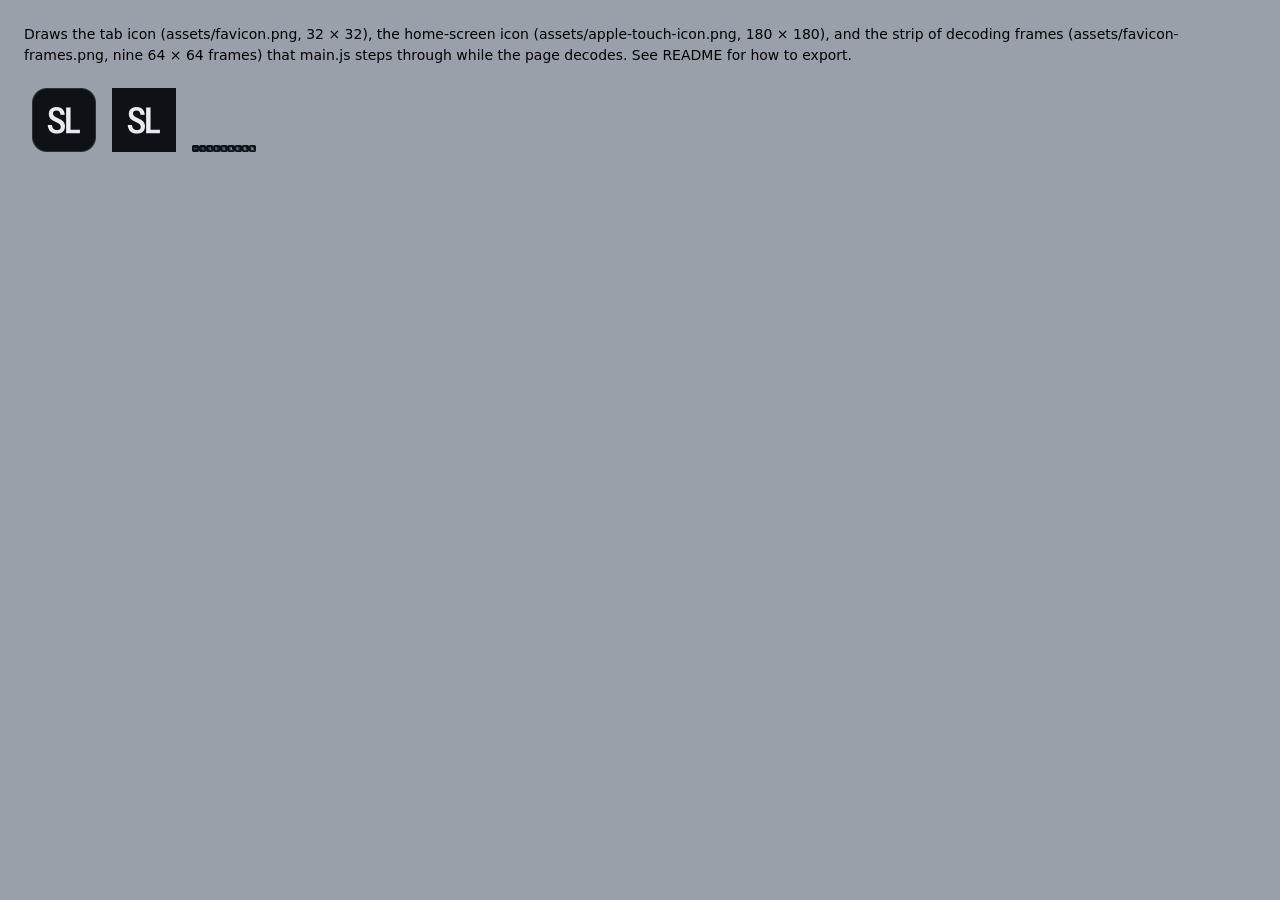
<file: tools/favicon.html>
<!doctype html>
<html lang="en">
<head>
<meta charset="utf-8">
<title>Tab icon</title>
<link rel="stylesheet" href="https://fonts.googleapis.com/css2?family=Instrument+Sans:wdth,wght@75..100,400..700&display=block">
<style>
  body { margin: 24px; background: #9AA0AA; font: 14px/1.5 system-ui, sans-serif; }
  img { margin: 8px; }
</style>
</head>
<body>
<p>Draws the tab icon (assets/favicon.png, 32 × 32), the home-screen icon
(assets/apple-touch-icon.png, 180 × 180), and the strip of decoding frames
(assets/favicon-frames.png, nine 64 × 64 frames) that main.js steps through while the page
decodes. See README for how to export.</p>
<script>
  // Seungwoo Lyu's initials on the dark tile, in the site's typeface. Per initial, state 0 is
  // masked (a grey bar where the letter sits), 1 just decoded (accent), 2 settled.
  function drawInitials(g, size, state, rounded = true) {
    const r = rounded ? (size * 15) / 64 : 0;
    g.clearRect(0, 0, size, size);
    g.fillStyle = '#0E1116';
    g.beginPath();
    g.roundRect(0, 0, size, size, r);
    g.fill();
    if (rounded) {
      g.strokeStyle = 'rgba(255, 255, 255, 0.12)'; // a faint rim, so the tile reads on a dark tab strip
      g.lineWidth = size / 64;
      g.beginPath();
      g.roundRect(size / 128, size / 128, size - size / 64, size - size / 64, r);
      g.stroke();
    }
    g.font = `600 semi-condensed ${size * 0.56}px "Instrument Sans"`;
    if (!g.font.includes('Instrument')) g.font = `600 ${size * 0.56}px "Instrument Sans"`; // no width keyword support
    const wS = g.measureText('S').width;
    const wL = g.measureText('L').width;
    const gap = -0.035 * size;
    const x0 = (size - (wS + gap + wL)) / 2;
    const cap = g.measureText('S').actualBoundingBoxAscent;
    const base = (size + cap) / 2;
    [['S', x0, wS], ['L', x0 + wS + gap, wL]].forEach(([ch, x, w], i) => {
      if (state[i] === 0) {
        g.fillStyle = '#3A4254';
        g.beginPath();
        g.roundRect(x + w * 0.08, base - cap * 0.8, w * 0.84, cap * 0.6, size * 0.03);
        g.fill();
        return;
      }
      g.fillStyle = state[i] === 1 ? '#93A6FF' : '#E8EBF1';
      g.fillText(ch, x, base);
    });
  }
  // Rendered large and scaled down afterwards, so the small icon stays smooth.
  const render = (state, rounded) => {
    const c = document.createElement('canvas');
    c.width = c.height = 256;
    drawInitials(c.getContext('2d'), 256, state, rounded);
    return c.toDataURL();
  };
  // The decoding strip: frame s·3 + l holds S in state s and L in state l.
  const strip = () => {
    const c = document.createElement('canvas');
    c.width = 9 * 256;
    c.height = 256;
    const g = c.getContext('2d');
    for (let k = 0; k < 9; k++) {
      const one = document.createElement('canvas');
      one.width = one.height = 256;
      drawInitials(one.getContext('2d'), 256, [Math.floor(k / 3), k % 3], true);
      g.drawImage(one, k * 256, 0);
    }
    return c.toDataURL();
  };
  window.icons = () => document.fonts.load('600 40px "Instrument Sans"').then(() => ({
    favicon: render([2, 2], true),
    touch: render([2, 2], false),
    strip: strip(),
  }));
  window.icons().then((icons) => [icons.favicon, icons.touch, icons.strip].forEach((src) => {
    const img = new Image();
    img.src = src;
    img.width = 64;
    document.body.appendChild(img);
  }));
</script>
</body>
</html>
</file>
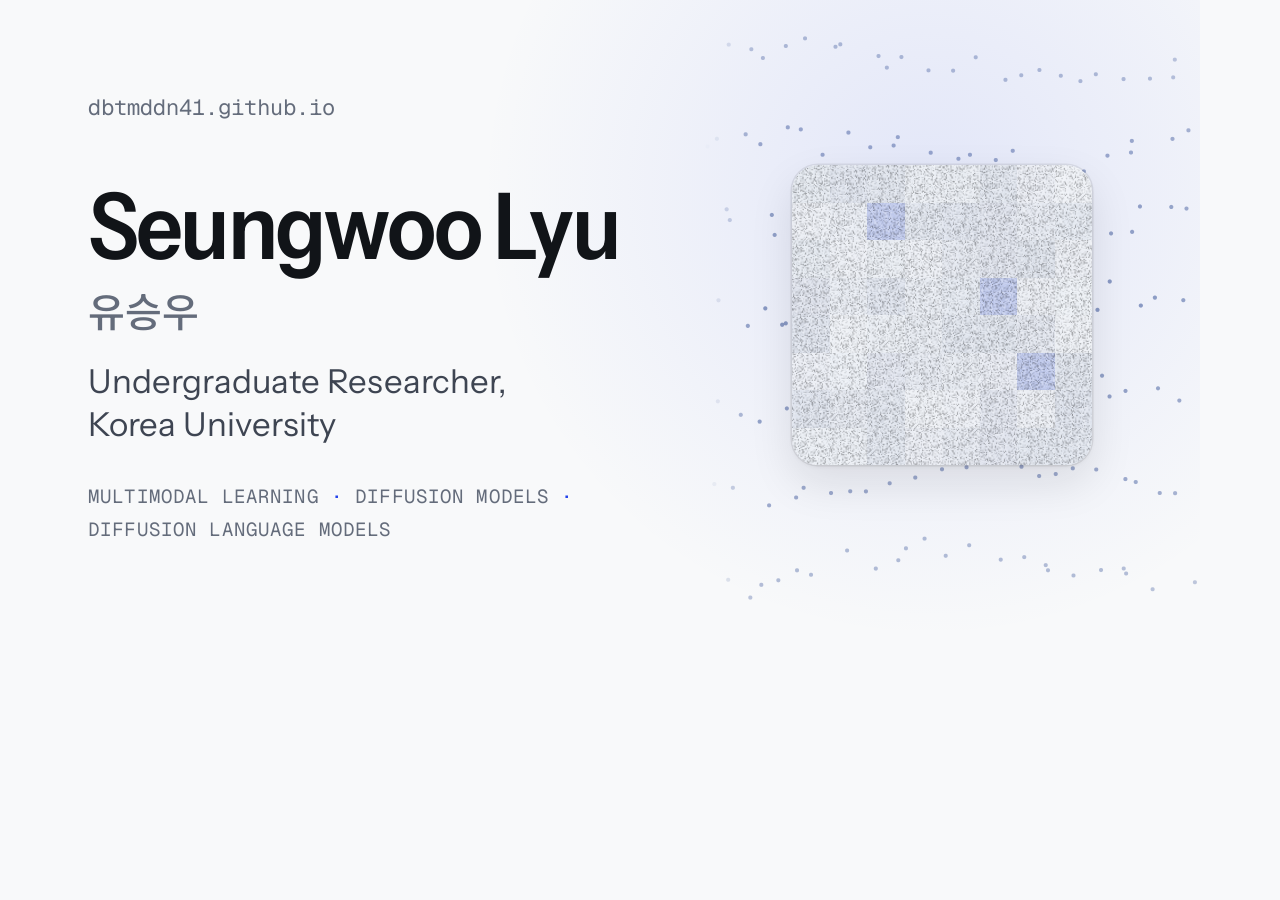
<file: tools/og-card.html>
<!doctype html>
<html lang="en">
<head>
<meta charset="utf-8">
<title>Link preview card</title>
<link rel="stylesheet" href="https://fonts.googleapis.com/css2?family=Geist+Mono:wght@400..600&family=Instrument+Sans:ital,wdth,wght@0,75..100,400..700;1,75..100,400..700&display=block">
<link rel="stylesheet" href="https://fonts.googleapis.com/css2?family=Noto+Sans+KR:wght@500&text=%EC%9C%A0%EC%8A%B9%EC%9A%B0&display=block">
<style>
  :root {
    --bg: #F8F9FA; --ink: #111418; --ink-2: #3E4552; --muted: #646C7B; --line: #E4E7EC;
    --mask: #DDE2EC; --mask-hi: #EEF1F6; --accent: #2443EB;
  }
  * { box-sizing: border-box; margin: 0; }
  html, body { width: 1200px; height: 630px; overflow: hidden; }
  body {
    position: relative;
    background: var(--bg);
    color: var(--ink);
    font-family: "Instrument Sans", system-ui, sans-serif;
    -webkit-font-smoothing: antialiased;
  }
  .glow {
    position: absolute; top: -260px; right: -180px; width: 900px; height: 900px;
    background: radial-gradient(closest-side, rgba(36, 67, 235, 0.10), transparent);
  }
  canvas { position: absolute; inset: 0; }
  .text { position: absolute; left: 88px; top: 92px; width: 640px; }
  .url { color: var(--muted); font-family: "Geist Mono", monospace; font-size: 22px; line-height: 30px; }
  h1 {
    margin-top: 58px;
    font-size: 92px; font-weight: 600; font-stretch: 90%; letter-spacing: -0.03em; line-height: 1;
  }
  .ko { display: block; margin-top: 18px; color: var(--muted); font-family: "Noto Sans KR", sans-serif; font-size: 40px; font-weight: 500; letter-spacing: 0; }
  .pos { margin-top: 30px; color: var(--ink-2); font-size: 33px; line-height: 1.3; }
  .topics {
    position: absolute; left: 88px; bottom: 84px; width: 700px;
    color: var(--muted); font-family: "Geist Mono", monospace; font-size: 19px; letter-spacing: 0.06em; text-transform: uppercase; line-height: 1.7;
  }
  .topics b { color: var(--accent); font-weight: 500; }
  /* The photo slot, still masked: 8 × 8 noisy tiles. */
  .photo {
    position: absolute; right: 108px; top: 165px; width: 300px; height: 300px;
    display: grid; grid-template-columns: repeat(8, 1fr); grid-template-rows: repeat(8, 1fr);
    border-radius: 26px; overflow: hidden;
    box-shadow: 0 0 0 1.5px rgba(17, 20, 24, 0.08), 0 2px 4px rgba(17, 20, 24, 0.05), 0 18px 44px rgba(17, 20, 24, 0.10);
  }
  .photo i {
    background: url("../assets/img/noise.png") 0 0 / 72px 72px, color-mix(in srgb, var(--mask-hi) calc(var(--n) * 100%), var(--mask));
  }
  .photo i.fresh { background: url("../assets/img/noise.png") 0 0 / 72px 72px, color-mix(in srgb, var(--accent) 16%, var(--mask)); }
</style>
</head>
<body>
<div class="glow"></div>
<canvas id="field" width="2400" height="1260" style="width:1200px;height:630px"></canvas>
<div class="text">
  <div class="url">dbtmddn41.github.io</div>
  <h1>Seungwoo Lyu<span class="ko" lang="ko">유승우</span></h1>
  <p class="pos">Undergraduate Researcher,<br>Korea University</p>
</div>
<p class="topics">Multimodal learning <b>·</b> Diffusion models <b>·</b><br>Diffusion language models</p>
<div class="photo" id="photo"></div>
<script>
  // Seeded so the card is the same on every render.
  let seed = 20261022;
  const rnd = () => { seed = (seed * 1664525 + 1013904223) >>> 0; return seed / 4294967296; };
  const gauss = () => Math.sqrt(-2 * Math.log(1 - rnd())) * Math.cos(2 * Math.PI * rnd());
  const photo = document.getElementById('photo');
  const fresh = new Set([10, 29, 46]);
  for (let i = 0; i < 64; i++) {
    const t = document.createElement('i');
    t.style.setProperty('--n', rnd().toFixed(2));
    t.style.backgroundPosition = `${Math.round(-rnd() * 72)}px ${Math.round(-rnd() * 72)}px, 0 0`;
    if (fresh.has(i)) t.className = 'fresh';
    photo.appendChild(t);
  }
  // The field around it, as on the page: seven rows of dots on soft waves, one noisy sample
  // x_t of them (grey where the noise is larger).
  const c = document.getElementById('field');
  const g = c.getContext('2d');
  g.scale(2, 2);
  const W = 300;
  const P = { l: 1200 - 108 - W, t: 165, r: 1200 - 108, b: 165 + W };
  const cy = (P.t + P.b) / 2;
  const smooth = (t) => (t <= 0 ? 0 : t >= 1 ? 1 : t * t * (3 - 2 * t));
  const level = 0.92;
  for (let row = 0; row < 7; row++) {
    const y0 = cy + (row - 3) * 0.28 * W;
    const depth = 1 - 0.25 * (Math.abs(row - 3) / 3);
    for (let x0 = 700; x0 <= 1200; x0 += 0.07 * W) {
      const d = Math.hypot(Math.max(P.l - x0, 0, x0 - P.r), Math.max(P.t - y0, 0, y0 - P.b));
      let w = (1 - smooth((d - 0.1 * W) / (1.05 * W))) * depth;
      const x = x0 + gauss() * 0.34 * W * (1 - level);
      const y = y0 + 0.05 * W * Math.sin((2 * Math.PI * x0) / (1.6 * W) + row * 0.8) + gauss() * 0.34 * W * (1 - level);
      w *= smooth((x - 700) / 60) * smooth(y / 30) * smooth((630 - y) / 30);
      if (w < 0.02) continue;
      g.fillStyle = `rgba(62, 88, 155, ${(0.6 * w * (0.55 + 0.45 * level)).toFixed(3)})`;
      g.beginPath();
      g.arc(x, y, 2.1 * (0.85 + 0.15 * depth), 0, Math.PI * 2);
      g.fill();
    }
  }
</script>
</body>
</html>
</file>
<file: assets/css/style.css>
/* Layout: a classic researcher homepage in one 880px column. Name, photo, bio and links first;
   then publications with real paper figures as thumbnails; then CV sections with dates set
   flush right.

   Details all speak one language, masked diffusion: units start as noisy masks and unmask
   in random order on a cosine schedule. The intro, the tab title and the favicon decode on
   load; section titles decode as they arrive; the menu token flies to the title it opens;
   thumbnails decode into a second figure; the theme switch unmasks the new theme cell by
   cell. Selected text takes the mask color. */
:root {
  /* color */
  --bg: #F8F9FA;
  --surface: #FFFFFF;
  --ink: #111418;
  --ink-2: #3E4552;
  --muted: #646C7B;
  --line: #E4E7EC;
  --ring: rgba(17, 20, 24, 0.08);
  --mask: #DDE2EC;
  --mask-hi: #EEF1F6;
  --accent: #2443EB;
  --accent-soft: rgba(36, 67, 235, 0.07);
  --accent-line: rgba(36, 67, 235, 0.32);
  --figure-bg: #FFFFFF;
  --figure-mask: #DDE2EC;
  --figure-filter: none;
  --field-ink: 52 78 156;
  --field-mask: 118 127 148;
  --field-alpha: 0.6;
  --glow: rgba(36, 67, 235, 0.10);
  --backdrop: rgba(17, 20, 24, 0.6);
  --shadow: 0 1px 2px rgba(17, 20, 24, 0.05), 0 10px 28px rgba(17, 20, 24, 0.08);

  /* type */
  --font-sans: "Instrument Sans", "Apple SD Gothic Neo", system-ui, -apple-system, "Segoe UI", Roboto, "Helvetica Neue", Arial, sans-serif;
  --font-mono: "Geist Mono", ui-monospace, "SFMono-Regular", Menlo, Consolas, "Liberation Mono", monospace;
  --font-ko: "Noto Sans KR", "Apple SD Gothic Neo", "Malgun Gothic", sans-serif;
  --fs-xs: 0.75rem;
  --fs-sm: 0.875rem;
  --fs-base: 1rem;
  --fs-md: 1.0625rem;
  --fs-title: 1.375rem;
  --fs-name: clamp(2.125rem, 1.6rem + 1.8vw, 2.75rem);

  /* layout */
  --wrap: 880px;
  --thumb: 200px;
  --header-h: 60px;
  --radius: 12px;

  color-scheme: light;
}

@media (prefers-color-scheme: dark) {
  :root:not([data-theme="light"]) {
    --bg: #0C0E12;
    --surface: #14171D;
    --ink: #E8EBF1;
    --ink-2: #B7BECA;
    --muted: #8A93A3;
    --line: #222731;
    --ring: rgba(232, 235, 241, 0.08);
    --mask: #283041;
    --mask-hi: #3A4459;
    --accent: #93A6FF;
    --accent-soft: rgba(147, 166, 255, 0.09);
    --accent-line: rgba(147, 166, 255, 0.36);
    --figure-bg: #EEF0F3;
    --figure-mask: #C4CBD8;
    --figure-filter: brightness(0.93);
    --field-ink: 147 166 255;
    --field-mask: 96 106 130;
    --field-alpha: 0.62;
    --glow: rgba(110, 135, 255, 0.13);
    --backdrop: rgba(4, 5, 8, 0.78);
    --shadow: 0 1px 2px rgba(0, 0, 0, 0.4), 0 10px 28px rgba(0, 0, 0, 0.45);
    color-scheme: dark;
  }
}

:root[data-theme="dark"] {
  --bg: #0C0E12;
  --surface: #14171D;
  --ink: #E8EBF1;
  --ink-2: #B7BECA;
  --muted: #8A93A3;
  --line: #222731;
  --ring: rgba(232, 235, 241, 0.08);
  --mask: #283041;
  --mask-hi: #3A4459;
  --accent: #93A6FF;
  --accent-soft: rgba(147, 166, 255, 0.09);
  --accent-line: rgba(147, 166, 255, 0.36);
  --figure-bg: #EEF0F3;
  --figure-mask: #C4CBD8;
  --figure-filter: brightness(0.93);
  --field-ink: 147 166 255;
  --field-mask: 96 106 130;
  --field-alpha: 0.62;
  --glow: rgba(110, 135, 255, 0.13);
  --backdrop: rgba(4, 5, 8, 0.78);
  --shadow: 0 1px 2px rgba(0, 0, 0, 0.4), 0 10px 28px rgba(0, 0, 0, 0.45);
  color-scheme: dark;
}

/* ── Base ─────────────────────────────────────────────── */
*, *::before, *::after { box-sizing: border-box; }

html {
  -webkit-text-size-adjust: 100%;
  text-size-adjust: 100%;
  scroll-padding-top: calc(var(--header-h) + 20px);
}
@media (prefers-reduced-motion: no-preference) {
  html { scroll-behavior: smooth; }
}

body {
  margin: 0;
  background: var(--bg);
  color: var(--ink);
  font-family: var(--font-sans);
  font-size: var(--fs-base);
  line-height: 1.6;
  -webkit-font-smoothing: antialiased;
  -moz-osx-font-smoothing: grayscale;
  text-rendering: optimizeLegibility;
}

img { display: block; max-width: 100%; }
a { color: inherit; }
h1, h2, h3, h4 { text-wrap: balance; }
p { text-wrap: pretty; }
[hidden] { display: none !important; }
::selection { background: var(--mask); color: var(--ink); }

:focus-visible {
  outline: 2px solid var(--accent);
  outline-offset: 3px;
  border-radius: 6px;
}

.wrap {
  width: 100%;
  max-width: calc(var(--wrap) + 64px);
  margin-inline: auto;
  padding-left: max(16px, env(safe-area-inset-left, 0px));
  padding-right: max(16px, env(safe-area-inset-right, 0px));
}
@media (min-width: 720px) {
  .wrap {
    padding-left: max(32px, env(safe-area-inset-left, 0px));
    padding-right: max(32px, env(safe-area-inset-right, 0px));
  }
}

.skip-link {
  position: absolute;
  left: 16px;
  top: -80px;
  z-index: 100;
  padding: 8px 14px;
  border-radius: 999px;
  background: var(--ink);
  color: var(--bg);
  font-size: var(--fs-sm);
  text-decoration: none;
}
.skip-link:focus { top: 12px; }

.muted { color: var(--muted); }


kbd {
  padding: 1px 5px;
  border: 1px solid var(--line);
  border-radius: 5px;
  background: var(--bg);
  color: var(--muted);
  font-family: var(--font-mono);
  font-size: 0.6875rem;
  line-height: 1.5;
}

/* ── Header ───────────────────────────────────────────── */
.site-header {
  position: sticky;
  top: env(safe-area-inset-top, 0px);
  z-index: 50;
  border-bottom: 1px solid transparent;
  transition: background-color 0.25s ease, border-color 0.25s ease;
}
.site-header.is-scrolled,
.site-header.is-open {
  background: var(--bg);
  background: color-mix(in srgb, var(--bg) 84%, transparent);
  -webkit-backdrop-filter: saturate(1.5) blur(16px);
  backdrop-filter: saturate(1.5) blur(16px);
  border-bottom-color: var(--line);
}

.header-inner {
  position: relative;
  display: flex;
  align-items: center;
  gap: 18px;
  height: var(--header-h);
}

.wordmark {
  margin-right: auto;
  font-weight: 600;
  font-size: 1rem;
  letter-spacing: -0.01em;
  text-decoration: none;
  white-space: nowrap;
}

.nav ul {
  display: flex;
  gap: 2px;
  margin: 0;
  padding: 0;
  list-style: none;
}
.nav a {
  position: relative;
  display: block;
  padding: 6px 10px;
  border-radius: 9px;
  color: var(--muted);
  font-size: 0.9375rem;
  text-decoration: none;
  transition: color 0.2s ease;
}
.nav a:hover { color: var(--ink); }
.nav a[aria-current="true"] { color: var(--ink); }

/* Five segments under each item. The current section's segments unmask in random order
   (accent); hovering shows them as masks, waiting to be decoded. */
.nav-token {
  position: absolute;
  left: 10px;
  right: 10px;
  bottom: 1px;
  display: grid;
  grid-template-columns: repeat(5, minmax(0, 1fr));
  gap: 2px;
  height: 2px;
  pointer-events: none;
}
.nav-token i {
  border-radius: 1px;
  background: var(--accent);
  opacity: 0;
  transform: scaleX(0.3);
  transition: opacity 0.16s ease, transform 0.22s cubic-bezier(0.3, 0.7, 0.2, 1), background-color 0.16s ease;
}
.nav a:hover .nav-token i,
.nav a:focus-visible .nav-token i { background: var(--mask); opacity: 1; transform: none; }
.nav a .nav-token i.is-on { background: var(--accent); opacity: 1; transform: none; }

.header-actions { display: flex; gap: 8px; }

.icon-btn {
  display: inline-grid;
  place-items: center;
  width: 34px;
  height: 34px;
  padding: 0;
  border: 1px solid var(--line);
  border-radius: 9px;
  background: transparent;
  color: var(--ink-2);
  cursor: pointer;
  transition: color 0.2s ease, border-color 0.2s ease;
}
.icon-btn:hover { color: var(--ink); border-color: var(--muted); }
.icon-btn svg { width: 17px; height: 17px; }

.theme-btn svg { transition: transform 0.45s cubic-bezier(0.3, 0, 0.2, 1); }
.theme-btn.is-turning svg { transform: rotate(-90deg) scale(0.8); }
.theme-btn .i-sun { display: none; }
.theme-btn[data-mode="dark"] .i-sun { display: block; }
.theme-btn[data-mode="dark"] .i-moon { display: none; }

.menu-btn { display: none; }

@media (max-width: 720px) {
  .menu-btn { display: inline-grid; }
  .nav {
    position: absolute;
    top: calc(100% + 8px);
    left: 0;
    right: 0;
    display: none;
  }
  .site-header.is-open .nav { display: block; }
  .nav ul {
    flex-direction: column;
    padding: 6px;
    border: 1px solid var(--line);
    border-radius: var(--radius);
    background: var(--surface);
    box-shadow: var(--shadow);
  }
  .nav a { padding: 11px 12px; color: var(--ink); font-size: var(--fs-base); }
  .nav a[aria-current="true"] { color: var(--ink); }
  .nav-token { left: 12px; right: auto; width: 56px; bottom: 6px; }
}

/* ── Intro: name, photo, bio, links ───────────────────── */
.intro {
  position: relative;
  isolation: isolate;
  overflow: hidden;
}
.intro::before {
  content: "";
  position: absolute;
  z-index: -1;
  top: -180px;
  right: max(-160px, calc(50% - 760px));
  width: 620px;
  aspect-ratio: 1;
  background: radial-gradient(closest-side, var(--glow), transparent);
  pointer-events: none;
}
/* The field behind the photo: an idle masked diffusion sampler, drawn, sized and placed by
   main.js. Dot colors come from the --field-* tokens (r g b triplets). */
.field {
  position: absolute;
  z-index: -1;
  pointer-events: none;
  opacity: 0;
  transition: opacity 1.4s ease; /* arrives after the photo has decoded */
}
.field.is-in { opacity: 1; }
.intro .wrap {
  padding-block: clamp(40px, 7vw, 84px) clamp(40px, 6vw, 64px);
}
.intro-grid {
  display: grid;
  grid-template-columns: minmax(0, 1fr) 200px;
  align-items: start;
  gap: clamp(28px, 5vw, 56px);
}
.intro-text { min-width: 0; }

.name {
  margin: 0;
  font-size: var(--fs-name);
  font-weight: 600;
  font-stretch: 90%;
  letter-spacing: -0.025em;
  line-height: 1.1;
}
.name .ko {
  margin-left: 0.25em;
  color: var(--muted);
  font-family: var(--font-ko);
  font-size: 0.5em;
  font-weight: 500;
  font-stretch: normal;
  letter-spacing: 0;
  vertical-align: 0.18em;
}
.position {
  margin: 8px 0 0;
  color: var(--ink-2);
  font-size: var(--fs-md);
}
.bio {
  max-width: 64ch;
  margin-top: 22px;
  color: var(--ink-2);
  font-size: var(--fs-md);
  line-height: 1.7;
}
.bio p { margin: 0 0 0.9em; }
.bio p:last-child { margin-bottom: 0; }

.links {
  display: flex;
  flex-wrap: wrap;
  align-items: center;
  gap: 8px 22px;
  margin: 24px 0 0;
  padding: 0;
  list-style: none;
  font-size: 0.9375rem;
}
.links li {
  display: inline-flex;
  align-items: center;
  gap: 7px;
  min-width: 0;
}
.links a {
  display: inline-flex;
  align-items: center;
  gap: 7px;
  color: var(--ink);
  text-decoration: underline;
  text-decoration-color: var(--line);
  text-decoration-thickness: 1px;
  text-underline-offset: 0.25em;
  transition: color 0.2s ease, text-decoration-color 0.2s ease;
}
.links a:hover { color: var(--accent); text-decoration-color: var(--accent-line); }
.links svg { flex: none; width: 16px; height: 16px; color: var(--ink-2); }
.email-text {
  overflow-wrap: anywhere;
  font-family: var(--font-mono);
  font-size: 0.875rem;
}

.photo-col { position: relative; }
.photo {
  position: relative;
  margin: 0;
  aspect-ratio: 1;
  overflow: hidden;
  border-radius: 18px;
  background: var(--surface);
  box-shadow: 0 0 0 1px var(--ring), var(--shadow);
}
.photo img {
  position: absolute;
  inset: 0;
  width: 100%;
  height: 100%;
  object-fit: cover;
}
.photo-fallback {
  position: absolute;
  inset: 0;
  display: grid;
  place-items: center;
  color: var(--muted);
  font-size: 2.75rem;
  font-weight: 600;
  font-stretch: 88%;
  letter-spacing: -0.04em;
}
/* Mask tiles over the photo: hidden at rest, shown while the photo decodes. */
.photo-tiles {
  position: absolute;
  inset: 0;
  z-index: 2;
  display: grid;
  grid-template-columns: repeat(8, 1fr);
  grid-template-rows: repeat(8, 1fr);
  pointer-events: none;
}
.ptile {
  background: color-mix(in srgb, var(--mask-hi) calc(var(--n, 0.5) * 100%), var(--mask));
  opacity: 0;
  transition: opacity 0.45s ease;
}
.ptile.is-masked {
  opacity: 1;
  background-image: url("../img/noise.png");
  background-size: 48px 48px;
  animation: static 0.36s steps(1) infinite;
  transition: opacity 0.12s ease;
}
.ptile.is-fresh { animation: ptile-fresh 0.55s ease-out; }
@keyframes ptile-fresh {
  0% { opacity: 0.85; background: color-mix(in srgb, var(--accent) 14%, var(--mask)); }
  100% { opacity: 0; }
}
.decode-pending .photo-tiles { background: var(--mask); }

/* Pauses the field. Quiet until it is wanted. */
.field-toggle {
  position: absolute;
  top: calc(100% + 8px);
  right: -2px;
  display: grid;
  place-items: center;
  width: 26px;
  height: 26px;
  padding: 0;
  border: 0;
  border-radius: 50%;
  background: transparent;
  color: var(--muted);
  opacity: 0.6;
  cursor: pointer;
  transition: opacity 0.2s ease, color 0.2s ease, background-color 0.2s ease;
}
.field-toggle:hover,
.field-toggle:focus-visible { opacity: 1; color: var(--accent); background: var(--accent-soft); }
.field-toggle svg { width: 12px; height: 12px; }
.field-toggle .i-play,
.field-toggle[aria-pressed="true"] .i-pause { display: none; }
.field-toggle[aria-pressed="true"] .i-play { display: block; }

@media (max-width: 640px) {
  .intro-grid { grid-template-columns: minmax(0, 1fr); gap: 22px; }
  .photo-col { order: -1; width: 120px; }
  .photo { border-radius: 16px; }
  .field-toggle { top: auto; right: auto; bottom: -3px; left: calc(100% + 6px); }
  .photo-fallback { font-size: 1.75rem; }
}

/* ── Sections ─────────────────────────────────────────── */
.section .wrap { padding-block: clamp(36px, 5vw, 56px); }
.section-title {
  display: flex;
  align-items: center;
  gap: 14px;
  margin: 0 0 22px;
  font-size: var(--fs-title);
  font-weight: 600;
  font-stretch: 92%;
  letter-spacing: -0.015em;
  line-height: 1.2;
}
.anchor {
  order: 1;
  margin-left: -8px;
  padding: 0 4px;
  border-radius: 5px;
  color: var(--muted);
  font-family: var(--font-mono);
  font-size: 0.875rem;
  font-weight: 400;
  text-decoration: none;
  opacity: 0;
  transition: opacity 0.2s ease, color 0.2s ease;
}
.section-title:hover .anchor,
.anchor:focus-visible,
.anchor.is-done { opacity: 1; }
.anchor:hover,
.anchor.is-done { color: var(--accent); }
.section-title::after { order: 2; }
.section-title::after {
  content: "";
  flex: 1;
  height: 1px;
  background: var(--line);
}
.group-title {
  margin: 26px 0 4px;
  color: var(--muted);
  font-family: var(--font-mono);
  font-size: var(--fs-xs);
  font-weight: 500;
  letter-spacing: 0.06em;
  text-transform: uppercase;
}
.section-title + .group-title { margin-top: 0; }

/* ── Publications ─────────────────────────────────────── */
.pubs {
  margin: 0;
  padding: 0;
  list-style: none;
}
.pub {
  position: relative;
  isolation: isolate;
  display: grid;
  grid-template-columns: var(--thumb) minmax(0, 1fr);
  column-gap: clamp(18px, 3vw, 28px);
  align-items: start;
  padding-block: 18px;
}
.pub + .pub { border-top: 1px solid var(--line); }
/* Brief highlight when search jumps to a paper. */
.pub::before {
  content: "";
  position: absolute;
  inset: 6px -12px;
  z-index: -1;
  border-radius: 12px;
  background: var(--accent-soft);
  opacity: 0;
  transition: opacity 0.6s ease;
  pointer-events: none;
}
.pub.is-flash::before { opacity: 1; }

.pub-thumb {
  position: relative;
  display: block;
  aspect-ratio: 16 / 10;
  overflow: hidden;
  border-radius: 10px;
  background: var(--figure-bg);
  box-shadow: 0 0 0 1px var(--ring);
  transition: box-shadow 0.25s ease;
}
.pub-thumb img {
  position: absolute;
  inset: 0;
  width: 100%;
  height: 100%;
  object-fit: cover;
  filter: var(--figure-filter);
  transition: opacity 0.4s ease;
}
.pub-thumb img.is-contain {
  padding: 5% 4%;
  object-fit: contain;
}
.pub-thumb .thumb-alt { opacity: 0; background: var(--figure-bg); }
/* With JS on a hover device, the second figure is drawn by 8 × 5 square tiles instead
   (each tile shows its own slice of the figure), so it can arrive tile by tile. */
.thumb-tiles {
  position: absolute;
  inset: 0;
  z-index: 1;
  display: grid;
  grid-template-columns: repeat(var(--cols), 1fr);
  grid-template-rows: repeat(var(--rows), 1fr);
  filter: var(--figure-filter);
  pointer-events: none;
}
.thumb-tiles .tile { background-repeat: no-repeat; }
.thumb-tiles .tile.is-b {
  background-color: var(--figure-bg);
  background-image: var(--img);
  background-size: var(--bs);
  background-position: var(--bp);
}
.thumb-tiles .tile.is-noise {
  background: url("../img/noise.png") 0 0 / 40px 40px, var(--figure-mask);
  animation: static 0.36s steps(1) var(--d, 0s) infinite;
}
.pub-thumb.has-tiles .thumb-alt { visibility: hidden; }
.pub-thumb img.is-loading { opacity: 0; }
a.pub-thumb { cursor: zoom-in; }
a.pub-thumb:hover { box-shadow: 0 0 0 1px var(--accent-line), var(--shadow); }
@media (hover: hover) {
  .pub-thumb:hover .thumb-alt { opacity: 1; }
}

.pub-body { min-width: 0; }
.pub-title {
  margin: 0;
  color: var(--ink);
  font-size: var(--fs-md);
  font-weight: 600;
  letter-spacing: -0.005em;
  line-height: 1.4;
}
.pub-title a {
  text-decoration: none;
  transition: color 0.2s ease;
}
.pub-title a:hover {
  color: var(--accent);
  text-decoration: underline;
  text-decoration-thickness: 1px;
  text-underline-offset: 0.2em;
}
.pub-authors {
  margin: 5px 0 0;
  color: var(--ink-2);
  font-size: 0.9375rem;
  line-height: 1.5;
}
.pub-authors .me { color: var(--ink); font-weight: 600; }
.pub-venue {
  margin: 3px 0 0;
  color: var(--ink);
  font-size: 0.9375rem;
}
.pub-venue.is-accepted::before {
  content: "";
  display: inline-block;
  width: 6px;
  height: 6px;
  margin-right: 7px;
  border-radius: 50%;
  background: var(--accent);
  vertical-align: 0.12em;
}
.pub-links {
  display: flex;
  flex-wrap: wrap;
  gap: 6px;
  margin-top: 10px;
}
.tag-btn {
  display: inline-flex;
  align-items: center;
  height: 24px;
  padding: 0 9px;
  border: 1px solid var(--line);
  border-radius: 6px;
  background: var(--surface);
  color: var(--ink-2);
  font-family: var(--font-mono);
  font-size: 0.75rem;
  text-decoration: none;
  cursor: pointer;
  transition: color 0.2s ease, border-color 0.2s ease;
}
.tag-btn:hover { color: var(--accent); border-color: var(--accent-line); }
.toggle-btn[aria-expanded="true"] { color: var(--accent); border-color: var(--accent-line); background: var(--accent-soft); }

.tldr {
  margin: 10px 0 0;
  padding: 10px 14px;
  border-left: 2px solid var(--accent-line);
  border-radius: 0 8px 8px 0;
  background: var(--accent-soft);
  color: var(--ink-2);
  font-size: 0.9375rem;
  line-height: 1.55;
}

.bib {
  position: relative;
  margin-top: 10px;
  border: 1px solid var(--line);
  border-radius: 10px;
  background: var(--surface);
}
.bib pre {
  margin: 0;
  padding: 12px 70px 12px 14px;
  overflow-x: auto;
  white-space: pre-wrap;
  overflow-wrap: anywhere;
  color: var(--ink-2);
  font-family: var(--font-mono);
  font-size: var(--fs-xs);
  line-height: 1.65;
}
.bib-copy {
  position: absolute;
  top: 8px;
  right: 8px;
  height: 26px;
  padding: 0 10px;
  border: 1px solid var(--line);
  border-radius: 7px;
  background: var(--bg);
  color: var(--ink-2);
  font-family: var(--font-mono);
  font-size: var(--fs-xs);
  cursor: pointer;
}
.bib-copy:hover { color: var(--ink); border-color: var(--muted); }
.bib-copy.is-done { color: var(--accent); border-color: var(--accent-line); }

/* Expanding panels slide in gently. */
@media (prefers-reduced-motion: no-preference) {
  .tldr:not([hidden]), .bib:not([hidden]) { animation: panel-in 0.25s ease-out; }
}
@keyframes panel-in {
  from { opacity: 0; transform: translateY(-4px); }
}

@media (max-width: 600px) {
  .pub {
    grid-template-columns: minmax(0, 1fr);
    row-gap: 14px;
    padding-block: 20px;
  }
  .pub-thumb { max-width: 420px; }
}

/* ── Experience, education: dates flush right ─────────── */
.entries {
  display: grid;
  gap: 22px;
  margin: 0;
  padding: 0;
  list-style: none;
}
.entry-head {
  display: flex;
  flex-wrap: wrap;
  align-items: baseline;
  justify-content: space-between;
  gap: 2px 16px;
}
.entry-title {
  margin: 0;
  font-size: var(--fs-md);
  font-weight: 600;
  letter-spacing: -0.005em;
  line-height: 1.4;
}
.entry-date,
.line-date {
  flex: none;
  color: var(--muted);
  font-family: var(--font-mono);
  font-size: 0.8125rem;
  font-variant-numeric: tabular-nums;
  white-space: nowrap;
}
.entry-role { margin: 2px 0 0; color: var(--ink-2); font-style: italic; }
.entry-meta {
  margin: 4px 0 0;
  color: var(--muted);
  font-size: 0.9375rem;
}
.entry-points {
  display: grid;
  gap: 3px;
  margin: 8px 0 0;
  padding-left: 1.15em;
  color: var(--ink-2);
}
.entry-points li::marker { color: var(--muted); }
.now { color: var(--accent); }

/* Honors, activities: one line each */
.lines {
  display: grid;
  gap: 9px;
  margin: 0;
  padding: 0;
  list-style: none;
}
.lines li {
  display: flex;
  flex-wrap: wrap;
  align-items: baseline;
  justify-content: space-between;
  gap: 2px 16px;
  color: var(--ink);
}

/* Activities: folded at the end of the page. The summary is a quiet label with a count and
   a hairline, in the voice of the group labels, so it reads as an appendix, not a section. */
.section.more .wrap { padding-top: 0; }
.fold-summary {
  display: flex;
  align-items: center;
  gap: 10px;
  padding: 6px 0;
  color: var(--muted);
  font-family: var(--font-mono);
  font-size: var(--fs-xs);
  letter-spacing: 0.06em;
  text-transform: uppercase;
  list-style: none;
  cursor: pointer;
  transition: color 0.2s ease;
}
.fold-summary::-webkit-details-marker { display: none; }
.fold-summary::after {
  content: "";
  order: 2;
  flex: 1;
  height: 1px;
  background: var(--line);
}
.fold-summary:hover,
.fold[open] > .fold-summary { color: var(--ink); }
.fold-title {
  margin: 0;
  font: inherit;
  letter-spacing: inherit;
}
.fold-count {
  padding: 0 6px;
  border: 1px solid var(--line);
  border-radius: 999px;
  font-size: 0.6875rem;
  letter-spacing: 0;
  line-height: 1.5;
}
.fold-chevron {
  order: 3;
  width: 14px;
  height: 14px;
  transition: transform 0.25s ease;
}
.fold[open] > .fold-summary .fold-chevron { transform: rotate(180deg); }
.fold > .lines { margin-top: 14px; gap: 14px; }
.line-note {
  flex-basis: 100%;
  color: var(--muted);
  font-size: 0.9375rem;
  line-height: 1.5;
}
@media (prefers-reduced-motion: no-preference) {
  .fold[open] > .lines { animation: panel-in 0.25s ease-out; }
}


/* ── Decoding text: subword tokens with their own masks ── */
.word { white-space: nowrap; }
.tok {
  position: relative;
  display: inline-block;
}
.tok::after {
  content: "";
  position: absolute;
  inset: 0.2em 0.025em 0.1em;
  border-radius: 0.12em;
  background: var(--mask);
  opacity: 0;
  pointer-events: none;
  transition: opacity 0.25s ease;
}
.position .tok::after { inset: 0.36em 0.02em 0.3em; }
.tok.is-masked { color: transparent; }
.tok.is-masked::after {
  opacity: 1;
  background: url("../img/noise.png") 0 0 / 64px 64px, var(--mask);
  animation: static 0.36s steps(1) infinite;
}
.tok.is-fresh { animation: tok-fresh 0.8s ease-out; }
@keyframes tok-fresh {
  0% { color: transparent; }
  30% { color: var(--accent); }
}
@keyframes static {
  0% { background-position: 0 0; }
  25% { background-position: -23px 17px; }
  50% { background-position: 11px -31px; }
  75% { background-position: -37px -9px; }
}
.decode-pending [data-decode],
.decode-pending [data-decode] * { color: transparent; }

/* ── Flying token: the menu item travels to the title it opens ── */
.flier {
  position: fixed;
  z-index: 60;
  border-radius: 3px;
  background: var(--accent);
  pointer-events: none;
}

/* ── Theme switch: the new theme sweeps over the page behind a thin scan line, down from
   the top for dark (dusk) and up from the bottom for light (dawn) ── */
::view-transition-old(root),
::view-transition-new(root) {
  animation: none;
  mix-blend-mode: normal;
}
::view-transition-new(root) {
  /* 2.1 viewports tall: one opaque, a soft edge of 0.1, one clear. */
  -webkit-mask-image: linear-gradient(to bottom, #000 47.6%, transparent 52.4%);
  mask-image: linear-gradient(to bottom, #000 47.6%, transparent 52.4%);
  -webkit-mask-size: 100% 210%;
  mask-size: 100% 210%;
  -webkit-mask-repeat: no-repeat;
  mask-repeat: no-repeat;
  animation: theme-sweep-down 0.72s cubic-bezier(0.65, 0, 0.35, 1) both;
}
:root[data-sweep="up"]::view-transition-new(root) {
  -webkit-mask-image: linear-gradient(to top, #000 47.6%, transparent 52.4%);
  mask-image: linear-gradient(to top, #000 47.6%, transparent 52.4%);
  animation-name: theme-sweep-up;
}
@keyframes theme-sweep-down {
  from { -webkit-mask-position: 0 100%; mask-position: 0 100%; }
  to { -webkit-mask-position: 0 0; mask-position: 0 0; }
}
@keyframes theme-sweep-up {
  from { -webkit-mask-position: 0 0; mask-position: 0 0; }
  to { -webkit-mask-position: 0 100%; mask-position: 0 100%; }
}
/* The scan line exists only during the switch and rides the middle of the soft edge. */
.theme-scan {
  position: fixed;
  top: 0;
  left: 0;
  right: 0;
  height: 1px;
  background: linear-gradient(90deg, transparent, color-mix(in srgb, var(--accent) 70%, transparent) 15%, color-mix(in srgb, var(--accent) 70%, transparent) 85%, transparent);
  box-shadow: 0 0 14px 1px color-mix(in srgb, var(--accent) 45%, transparent);
  pointer-events: none;
  view-transition-name: theme-scan;
}
::view-transition-group(theme-scan) { animation: none; }
::view-transition-new(theme-scan) { animation: theme-scan-down 0.72s cubic-bezier(0.65, 0, 0.35, 1) both; }
:root[data-sweep="up"]::view-transition-new(theme-scan) { animation-name: theme-scan-up; }
@keyframes theme-scan-down {
  from { transform: translateY(-5vh); }
  to { transform: translateY(105vh); }
}
@keyframes theme-scan-up {
  from { transform: translateY(105vh); }
  to { transform: translateY(-5vh); }
}

/* ── Footer, back-to-top ──────────────────────────────── */
.footer-inner {
  display: flex;
  flex-wrap: wrap;
  justify-content: space-between;
  gap: 8px 24px;
  padding-block: 24px 40px;
  border-top: 1px solid var(--line);
  color: var(--muted);
  font-size: var(--fs-sm);
}
.footer-inner p { margin: 0; }

.to-top {
  position: fixed;
  right: calc(20px + env(safe-area-inset-right, 0px));
  bottom: calc(20px + env(safe-area-inset-bottom, 0px));
  z-index: 40;
  display: grid;
  place-items: center;
  width: 40px;
  height: 40px;
  padding: 0;
  border: 1px solid var(--line);
  border-radius: 50%;
  background: var(--surface);
  color: var(--ink-2);
  box-shadow: var(--shadow);
  cursor: pointer;
  opacity: 0;
  pointer-events: none;
  transform: translateY(8px);
  transition: opacity 0.25s ease, transform 0.25s ease, color 0.2s ease;
}
.to-top svg { width: 17px; height: 17px; }
.to-top.is-visible { opacity: 1; pointer-events: auto; transform: none; }
.to-top:hover { color: var(--accent); }

/* ── Figure viewer ────────────────────────────────────── */
.viewer {
  width: min(1120px, calc(100vw - 32px));
  max-height: calc(100dvh - 32px);
  padding: 0;
  border: 0;
  border-radius: 14px;
  background: var(--surface);
  color: var(--ink);
  box-shadow: var(--shadow);
  overflow: auto;
}
.viewer::backdrop { background: var(--backdrop); }
.viewer-bar {
  position: sticky;
  top: 0;
  z-index: 1;
  display: flex;
  align-items: center;
  justify-content: space-between;
  gap: 12px;
  padding: 10px 10px 10px 18px;
  background: var(--surface);
}
.viewer-count {
  color: var(--muted);
  font-family: var(--font-mono);
  font-size: var(--fs-xs);
  font-variant-numeric: tabular-nums;
}
.viewer-actions { display: flex; gap: 6px; }
.viewer img {
  width: 100%;
  height: auto;
  max-height: calc(100dvh - 170px);
  object-fit: contain;
  padding: 0 20px;
  background: var(--figure-bg);
  filter: var(--figure-filter);
}
.viewer-caption {
  margin: 0;
  padding: 14px 20px 18px;
  color: var(--ink-2);
  font-size: var(--fs-sm);
}

/* ── Command palette (⌘K) ─────────────────────────────── */
.palette {
  width: min(540px, calc(100vw - 32px));
  max-height: min(480px, calc(100dvh - 120px));
  margin: 12vh auto auto;
  padding: 0;
  border: 1px solid var(--line);
  border-radius: 14px;
  background: var(--surface);
  color: var(--ink);
  box-shadow: var(--shadow);
  overflow: hidden;
}
.palette[open] { display: flex; flex-direction: column; }
.palette::backdrop { background: var(--backdrop); }
.palette-field {
  display: flex;
  align-items: center;
  gap: 10px;
  padding: 13px 16px;
  border-bottom: 1px solid var(--line);
  color: var(--muted);
}
.palette-field svg { flex: none; width: 17px; height: 17px; }
.palette-field input {
  flex: 1;
  min-width: 0;
  border: 0;
  outline: 0;
  background: transparent;
  color: var(--ink);
  font: inherit;
  font-size: var(--fs-md);
}
.palette-field input::placeholder { color: var(--muted); }
.palette-list {
  flex: 1;
  margin: 0;
  padding: 6px;
  overflow-y: auto;
  list-style: none;
}
.palette-item {
  display: grid;
  grid-template-columns: 4.25rem minmax(0, 1fr);
  align-items: baseline;
  gap: 10px;
  padding: 8px 10px;
  border-radius: 8px;
  cursor: pointer;
}
.palette-item[aria-selected="true"] { background: var(--accent-soft); }
.palette-item[aria-selected="true"] .palette-label { color: var(--accent); }
.palette-type {
  color: var(--muted);
  font-family: var(--font-mono);
  font-size: 0.6875rem;
  letter-spacing: 0.06em;
  text-transform: uppercase;
}
.palette-label {
  overflow: hidden;
  color: var(--ink);
  font-size: var(--fs-sm);
  text-overflow: ellipsis;
  white-space: nowrap;
}
.palette-empty {
  padding: 16px 10px;
  color: var(--muted);
  font-size: var(--fs-sm);
}

/* ── Toast ────────────────────────────────────────────── */
.toast {
  position: fixed;
  left: 50%;
  bottom: calc(24px + env(safe-area-inset-bottom, 0px));
  z-index: 80;
  max-width: calc(100vw - 32px);
  padding: 10px 16px;
  border-radius: 999px;
  background: var(--ink);
  color: var(--bg);
  font-size: var(--fs-sm);
  box-shadow: var(--shadow);
  opacity: 0;
  pointer-events: none;
  transform: translate(-50%, 10px);
  transition: opacity 0.2s ease, transform 0.2s ease;
}
.toast.is-visible { opacity: 1; transform: translate(-50%, 0); }

/* ── Motion & print ───────────────────────────────────── */
@media (prefers-reduced-motion: reduce) {
  *, *::before, *::after {
    animation-duration: 0.01ms !important;
    transition-duration: 0.01ms !important;
  }
}

@media print {
  .site-header, .toggle-btn, .bib, .tldr, .toast, .skip-link, .viewer, .palette, .to-top, .photo-tiles, .thumb-tiles, .anchor, .flier, .field, .field-toggle { display: none !important; }
  body { background: #fff; color: #000; }
  .intro::before { display: none; }
  .tok.is-masked { color: inherit; }
  .tok::after { display: none; }
  .section .wrap { padding-block: 14px; }
  .pub { break-inside: avoid; }
}
</file>
